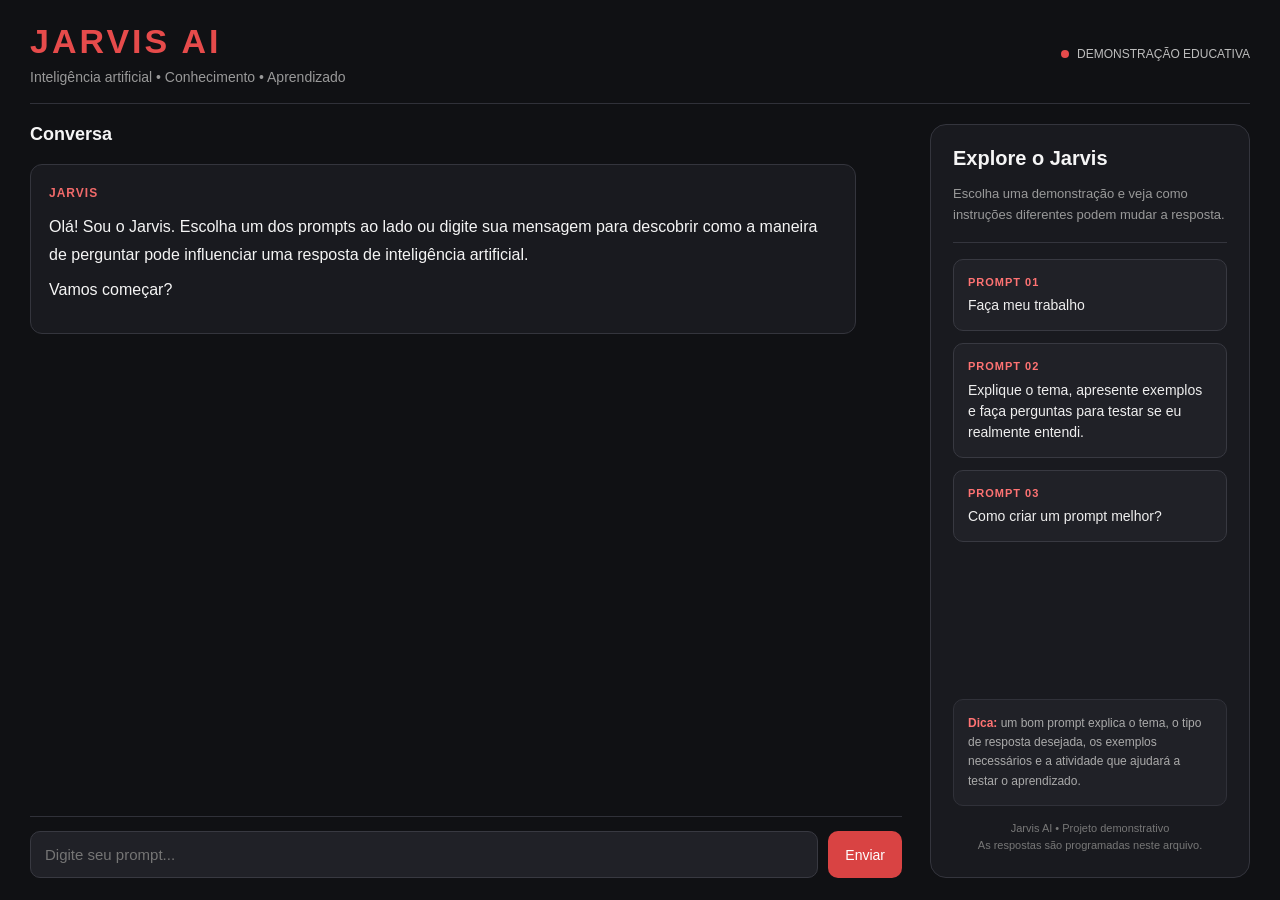
<file: Jarvis.html>
<!DOCTYPE html>
<html lang="pt-BR">
<head>
<meta charset="UTF-8">
<meta name="viewport" content="width=device-width, initial-scale=1.0">
<title>Jarvis AI</title>

<style>
* {
    box-sizing: border-box;
}

:root {
    --bg: #101114;
    --panel: #191a1f;
    --input: #202127;
    --border: #34353d;
    --red: #e64b4b;
    --red-light: #ff7373;
    --text: #f5f5f5;
    --muted: #999;
}

body {
    margin: 0;
    font-family: Arial, sans-serif;
    background: var(--bg);
    color: var(--text);
    min-height: 100vh;
}

.app {
    width: 100%;
    max-width: 1600px;
    height: 100vh;
    min-height: 600px;
    margin: auto;
    padding: 22px 30px;
    display: grid;
    grid-template-columns: minmax(0, 1fr) 320px;
    grid-template-rows: auto minmax(0, 1fr);
    gap: 20px 28px;
}

/* CABEÇALHO */

header {
    grid-column: 1 / -1;
    display: flex;
    align-items: center;
    justify-content: space-between;
    gap: 20px;
    padding: 0 0 18px;
    border-bottom: 1px solid #303139;
}

.logo {
    color: var(--red);
    font-size: 34px;
    font-weight: bold;
    letter-spacing: 3px;
}

header p {
    color: var(--muted);
    font-size: 14px;
    margin: 8px 0 0;
}

.status {
    color: #bdbdbd;
    font-size: 12px;
    display: flex;
    align-items: center;
    gap: 8px;
    white-space: nowrap;
}

.status-dot {
    width: 8px;
    height: 8px;
    background: #e64b4b;
    border-radius: 50%;
    display: inline-block;
}

/* CHAT */

.chat-panel {
    min-height: 0;
    display: flex;
    flex-direction: column;
}

.chat-heading {
    margin: 0 0 14px;
    font-size: 18px;
    font-weight: 600;
}

.chat {
    flex: 1;
    min-height: 0;
    overflow-y: auto;
    padding: 5px 12px 10px 0;
    scrollbar-width: thin;
    scrollbar-color: #444 transparent;
}

.message {
    padding: 18px;
    border-radius: 12px;
    margin-bottom: 16px;
    line-height: 1.7;
    overflow-wrap: anywhere;
    animation: appear 0.2s ease;
}

@keyframes appear {
    from {
        opacity: 0;
        transform: translateY(5px);
    }
    to {
        opacity: 1;
        transform: translateY(0);
    }
}

.user {
    background: #292a30;
    margin-left: 12%;
}

.bot {
    background: var(--panel);
    border: 1px solid var(--border);
    margin-right: 4%;
}

.label {
    font-size: 12px;
    color: #f16a6a;
    font-weight: bold;
    letter-spacing: 1px;
    margin-bottom: 10px;
}

.bot h3 {
    color: var(--red-light);
    margin-top: 24px;
    margin-bottom: 8px;
    font-size: 18px;
}

.bot h3:first-child {
    margin-top: 0;
}

.bot p {
    margin-top: 8px;
    margin-bottom: 12px;
}

.bot li {
    margin-bottom: 8px;
}

/* CAMPO DE MENSAGEM */

.input-area {
    display: flex;
    gap: 10px;
    padding-top: 14px;
    border-top: 1px solid #303139;
    background: var(--bg);
}

.input-area input {
    flex: 1;
    width: 100%;
    min-width: 0;
    background: var(--input);
    border: 1px solid #383941;
    border-radius: 10px;
    padding: 14px;
    color: white;
    font-size: 15px;
    outline: none;
}

.input-area input:focus,
.quiz input:focus {
    border-color: var(--red);
}

button {
    background: #d94343;
    border: none;
    border-radius: 10px;
    color: white;
    padding: 12px 17px;
    cursor: pointer;
    font-size: 14px;
    transition: background 0.2s, border-color 0.2s;
}

button:hover {
    background: #b83232;
}

button:focus-visible,
input:focus-visible {
    outline: 2px solid var(--red-light);
    outline-offset: 2px;
}

.send {
    flex-shrink: 0;
}

/* BARRA LATERAL */

.sidebar {
    min-height: 0;
    overflow-y: auto;
    background: var(--panel);
    border: 1px solid var(--border);
    border-radius: 16px;
    padding: 22px;
    display: flex;
    flex-direction: column;
    gap: 14px;
}

.sidebar h2 {
    font-size: 20px;
    margin: 0;
}

.sidebar-description {
    color: var(--muted);
    font-size: 13px;
    line-height: 1.6;
    margin: 0;
}

.sidebar-divider {
    height: 1px;
    background: #34353d;
    border: none;
    width: 100%;
    margin: 2px 0;
}

.examples {
    display: flex;
    flex-direction: column;
    gap: 12px;
}

.examples button {
    background: #202127;
    border: 1px solid #383941;
    color: #eee;
    padding: 14px;
    text-align: left;
    line-height: 1.5;
    border-radius: 10px;
}

.examples button:hover {
    background: #303139;
    border-color: var(--red);
}

.example-number {
    display: block;
    color: var(--red-light);
    font-size: 11px;
    font-weight: bold;
    margin-bottom: 5px;
    letter-spacing: 1px;
}

.tip {
    margin-top: auto;
    padding: 14px;
    border-radius: 10px;
    background: #202127;
    border: 1px solid #303139;
    color: #aaa;
    font-size: 12px;
    line-height: 1.6;
}

.tip strong {
    color: #ff7373;
}

/* QUESTIONÁRIO */

.quiz {
    margin-top: 18px;
}

.quiz input {
    display: block;
    width: 100%;
    min-width: 0;
    margin-bottom: 12px;
    background: var(--input);
    border: 1px solid #383941;
    border-radius: 8px;
    padding: 12px;
    color: white;
    font-size: 14px;
}

.quiz button {
    width: 100%;
}

.quiz-result {
    margin-top: 16px;
    padding: 14px;
    background: #202127;
    border-radius: 10px;
    overflow-wrap: anywhere;
}

/* RODAPÉ */

.footer {
    color: #777;
    font-size: 11px;
    text-align: center;
    line-height: 1.6;
}

/* NOTEBOOKS MENORES E TABLETS */

@media (max-width: 950px) {
    .app {
        grid-template-columns: minmax(0, 1fr) 270px;
        padding: 18px;
        gap: 16px;
    }

    .sidebar {
        padding: 16px;
    }

    .logo {
        font-size: 29px;
    }

    header p {
        font-size: 12px;
    }
}

/* CELULARES */

@media (max-width: 700px) {
    .app {
        height: auto;
        min-height: 100vh;
        display: flex;
        flex-direction: column;
        padding: 14px;
        gap: 16px;
    }

    header {
        flex-direction: column;
        text-align: center;
        padding-bottom: 16px;
    }

    .logo {
        font-size: 30px;
    }

    .chat-panel {
        min-height: 400px;
    }

    .chat {
        overflow: visible;
        min-height: 250px;
        max-height: none;
    }

    .user {
        margin-left: 4%;
    }

    .bot {
        margin-right: 0;
    }

    .sidebar {
        order: 2;
        overflow: visible;
    }

    .chat-panel {
        order: 1;
    }

    .input-area {
        order: 3;
        position: sticky;
        bottom: 0;
        padding: 12px 0;
        z-index: 5;
    }

    .footer {
        order: 4;
    }

    .message {
        padding: 15px;
    }
}

@media (prefers-reduced-motion: reduce) {
    *,
    *::before,
    *::after {
        animation-duration: 0.01ms !important;
        transition-duration: 0.01ms !important;
    }
}
</style>
</head>

<body>
<div class="app">

<header>
    <div>
        <div class="logo">JARVIS AI</div>
        <p>Inteligência artificial • Conhecimento • Aprendizado</p>
    </div>

    <div class="status">
        <span class="status-dot"></span>
        DEMONSTRAÇÃO EDUCATIVA
    </div>
</header>

<section class="chat-panel">
    <h2 class="chat-heading">Conversa</h2>

    <main class="chat" id="chat" aria-live="polite">
        <div class="message bot">
            <div class="label">JARVIS</div>
            Olá! Sou o Jarvis. Escolha um dos prompts ao lado
            ou digite sua mensagem para descobrir como a maneira
            de perguntar pode influenciar uma resposta de inteligência artificial.
            <p>Vamos começar?</p>
        </div>
    </main>

    <form id="form" class="input-area">
        <input id="prompt"
            type="text"
            placeholder="Digite seu prompt..."
            autocomplete="off"
            aria-label="Digite seu prompt"
            required>

        <button class="send" type="submit">Enviar</button>
    </form>
</section>

<aside class="sidebar">
    <h2>Explore o Jarvis</h2>

    <p class="sidebar-description">
        Escolha uma demonstração e veja como instruções diferentes
        podem mudar a resposta.
    </p>

    <hr class="sidebar-divider">

    <div class="examples">
        <button type="button" onclick="usarPrompt(1)">
            <span class="example-number">PROMPT 01</span>
            Faça meu trabalho
        </button>

        <button type="button" onclick="usarPrompt(2)">
            <span class="example-number">PROMPT 02</span>
            Explique o tema, apresente exemplos e faça perguntas
            para testar se eu realmente entendi.
        </button>

        <button type="button" onclick="usarPrompt(3)">
            <span class="example-number">PROMPT 03</span>
            Como criar um prompt melhor?
        </button>
    </div>

    <div class="tip">
        <strong>Dica:</strong> um bom prompt explica o tema,
        o tipo de resposta desejada, os exemplos necessários
        e a atividade que ajudará a testar o aprendizado.
    </div>

    <div class="footer">
        Jarvis AI • Projeto demonstrativo
        <br>
        As respostas são programadas neste arquivo.
    </div>
</aside>

</div>

<script>
const form = document.getElementById("form");
const input = document.getElementById("prompt");
const chat = document.getElementById("chat");

function normalizar(texto) {
    return texto.normalize("NFD")
        .replace(/[\u0300-\u036f]/g, "")
        .toLowerCase()
        .trim()
        .replace(/[.!?]+$/g, "")
        .replace(/\s+/g, " ");
}

function usarPrompt(tipo) {
    const prompts = {
        1: "Faça meu trabalho",
        2: "Explique o tema, apresente exemplos e faça perguntas para testar se eu realmente entendi",
        3: "Como criar um prompt melhor?"
    };

    input.value = prompts[tipo];
    input.focus();
}

form.addEventListener("submit", function(event) {
    event.preventDefault();

    const pergunta = input.value.trim();

    if (!pergunta) return;

    adicionarMensagem("VOCÊ", pergunta, "user");

    const texto = normalizar(pergunta);

    if (texto === normalizar("Faça meu trabalho")) {
        respostaSimples();
    } else if (
        texto === normalizar(
            "Explique o tema, apresente exemplos e faça perguntas para testar se eu realmente entendi"
        )
    ) {
        respostaCompleta();
    } else if (
        texto === normalizar("Como criar um prompt melhor?")
    ) {
        respostaPromptMelhor();
    } else {
        adicionarMensagem(
            "JARVIS",
            "Esta demonstração possui três respostas programadas. Escolha um dos três prompts sugeridos para continuar.",
            "bot"
        );
    }

    input.value = "";
});

function adicionarMensagem(nome, conteudo, tipo) {
    const mensagem = document.createElement("div");
    mensagem.className = "message " + tipo;

    const etiqueta = document.createElement("div");
    etiqueta.className = "label";
    etiqueta.textContent = nome;

    const corpo = document.createElement("div");

    if (conteudo instanceof HTMLElement) {
        corpo.appendChild(conteudo);
    } else {
        corpo.textContent = conteudo;
    }

    mensagem.appendChild(etiqueta);
    mensagem.appendChild(corpo);
    chat.appendChild(mensagem);

    mensagem.scrollIntoView({
        behavior: "smooth",
        block: "nearest"
    });
}

function respostaSimples() {
    adicionarMensagem(
        "JARVIS",
        "A Inteligência Artificial é importante no cotidiano porque facilita tarefas, economiza tempo e ajuda as pessoas a estudar, trabalhar e se comunicar. Ela está presente em celulares, redes sociais, aplicativos e muitos outros recursos que usamos diariamente.",
        "bot"
    );
}

function respostaCompleta() {
    const c = document.createElement("div");

    c.innerHTML = `
    <h3>1. O que é Inteligência Artificial?</h3>

    <p>A Inteligência Artificial (IA) é uma tecnologia que permite aos computadores realizar tarefas que normalmente exigem habilidades humanas, como compreender textos, reconhecer imagens, identificar padrões e auxiliar na resolução de problemas.</p>

    <h3>2. Qual é sua importância no cotidiano?</h3>

    <p>A IA pode tornar atividades mais rápidas e práticas. Ela ajuda a encontrar informações, personaliza serviços e auxilia nos estudos e no trabalho. Entretanto, também pode cometer erros, por isso precisamos conferir suas respostas.</p>

    <h3>3. Exemplos do dia a dia</h3>

    <ul>
      <li><b>Celulares:</b> reconhecimento facial e correção automática de palavras.</li>
      <li><b>Redes sociais:</b> recomendação de vídeos e publicações.</li>
      <li><b>Mapas:</b> sugestões de trajetos e estimativas de trânsito.</li>
      <li><b>Educação:</b> explicações, exercícios e revisão de textos.</li>
      <li><b>Medicina:</b> auxílio na análise de exames por profissionais.</li>
      <li><b>Comércio:</b> recomendações de produtos e atendimento automático.</li>
      <li><b>Jogos:</b> personagens controlados pelo computador que reagem às ações do jogador.</li>
      <li><b>Trabalho:</b> organização de informações e automatização de tarefas.</li>
    </ul>

    <h3>4. Quais cuidados devemos ter?</h3>

    <p>A IA pode apresentar informações incorretas e trazer riscos à privacidade. Devemos verificar fontes confiáveis, proteger nossos dados e usar a tecnologia como auxílio, sem deixar de desenvolver nossas próprias habilidades.</p>

    <h3>5. Teste seus conhecimentos</h3>

    <p>Responda às cinco perguntas sem consultar o texto. Depois, compare suas respostas com as sugestões.</p>

    <div class="quiz">
      <p><b>1.</b> O que é Inteligência Artificial?</p>
      <input id="q1" placeholder="Sua resposta" aria-label="Resposta da pergunta 1">

      <p><b>2.</b> Cite dois exemplos de IA no cotidiano.</p>
      <input id="q2" placeholder="Sua resposta" aria-label="Resposta da pergunta 2">

      <p><b>3.</b> Como a IA pode ajudar um estudante?</p>
      <input id="q3" placeholder="Sua resposta" aria-label="Resposta da pergunta 3">

      <p><b>4.</b> Por que devemos verificar as respostas da IA?</p>
      <input id="q4" placeholder="Sua resposta" aria-label="Resposta da pergunta 4">

      <p><b>5.</b> Como usar a IA sem prejudicar o próprio aprendizado?</p>
      <input id="q5" placeholder="Sua resposta" aria-label="Resposta da pergunta 5">

      <button type="button" id="corrigir">Conferir respostas</button>

      <div id="resultado" class="quiz-result" aria-live="polite"></div>
    </div>`;

    adicionarMensagem("JARVIS", c, "bot");

    c.querySelector("#corrigir").addEventListener("click", function() {
        const gabarito = [
            "É uma tecnologia que permite aos computadores executar tarefas como reconhecer padrões, compreender textos e auxiliar na resolução de problemas.",
            "Exemplos: reconhecimento facial, recomendações de vídeos, mapas e assistentes virtuais.",
            "Pode explicar conteúdos, criar exercícios, revisar textos e organizar os estudos.",
            "Porque a IA pode cometer erros ou apresentar informações incorretas.",
            "Tentando resolver as atividades, conferindo fontes e usando a IA como apoio para aprender."
        ];

        let preenchidas = 0;

        const resultado = document.createElement("div");
        const resumo = document.createElement("p");

        for (let i = 1; i <= 5; i++) {
            const valor = c.querySelector("#q" + i).value.trim();

            if (valor.length >= 5) preenchidas++;

            const p = document.createElement("p");
            p.textContent = i + ". Resposta sugerida: " + gabarito[i - 1];

            resultado.appendChild(p);
        }

        resumo.textContent =
            "Você preencheu " + preenchidas +
            " de 5 respostas. Compare suas ideias com as respostas sugeridas. O preenchimento, por si só, não garante que estejam corretas.";

        const destino = c.querySelector("#resultado");
        destino.replaceChildren(resumo, resultado);
    });
}

function respostaPromptMelhor() {
    const c = document.createElement("div");

    c.innerHTML = `
    <h3>Como criar um prompt melhor?</h3>

    <p>Um prompt é a instrução ou pergunta que você envia para uma Inteligência Artificial. Quando você explica melhor o que deseja, a IA tem mais informações para produzir uma resposta adequada.</p>

    <p>Uma dica simples é incluir quatro coisas:</p>

    <h3>1. Tema</h3>

    <p><b>Sobre o que você quer aprender?</b></p>
    <p>Informe claramente o assunto que deseja conhecer.</p>
    <p><i>Exemplo:</i> "Quero aprender sobre Inteligência Artificial."</p>

    <h3>2. Explicação</h3>

    <p><b>Como você quer que a IA explique?</b></p>
    <p>Peça uma linguagem simples, uma explicação detalhada ou uma resposta organizada por tópicos.</p>
    <p><i>Exemplo:</i> "Explique de forma simples, como se eu estivesse aprendendo pela primeira vez."</p>

    <h3>3. Exemplos</h3>

    <p><b>Peça exemplos práticos para facilitar o entendimento.</b></p>
    <p>Os exemplos ajudam a relacionar a teoria com situações reais.</p>
    <p><i>Exemplo:</i> "Mostre como a IA é usada nos celulares, nas escolas e nos hospitais."</p>

    <h3>4. Prática</h3>

    <p><b>Peça perguntas ou exercícios para testar o que aprendeu.</b></p>
    <p>Tente responder antes de consultar as respostas sugeridas.</p>
    <p><i>Exemplo:</i> "Faça cinco perguntas para verificar se realmente entendi o assunto."</p>

    <h3>Veja a diferença!</h3>

    <p><b>Prompt simples:</b><br>
    "Faça meu trabalho sobre Inteligência Artificial."</p>

    <p><b>Prompt melhorado:</b><br>
    "Explique a importância da Inteligência Artificial no cotidiano usando linguagem simples e organizada. Apresente exemplos práticos e, no final, faça cinco perguntas para testar se realmente entendi o conteúdo."</p>

    <h3>Modelo pronto para usar</h3>

    <p>"Quero aprender sobre [TEMA]. Explique de forma [TIPO DE EXPLICAÇÃO]. Apresente [EXEMPLOS] e, no final, crie [PERGUNTAS OU EXERCÍCIOS] para testar meu conhecimento."</p>

    <h3>Por que isso é importante?</h3>

    <p>Um prompt bem elaborado deixa seu objetivo mais claro, ajudando a IA a produzir uma resposta mais útil. Mesmo assim, é importante conferir as informações e desenvolver seu próprio raciocínio.</p>
    `;

    adicionarMensagem("JARVIS", c, "bot");
}
</script>

</body>
</html>
</file>
